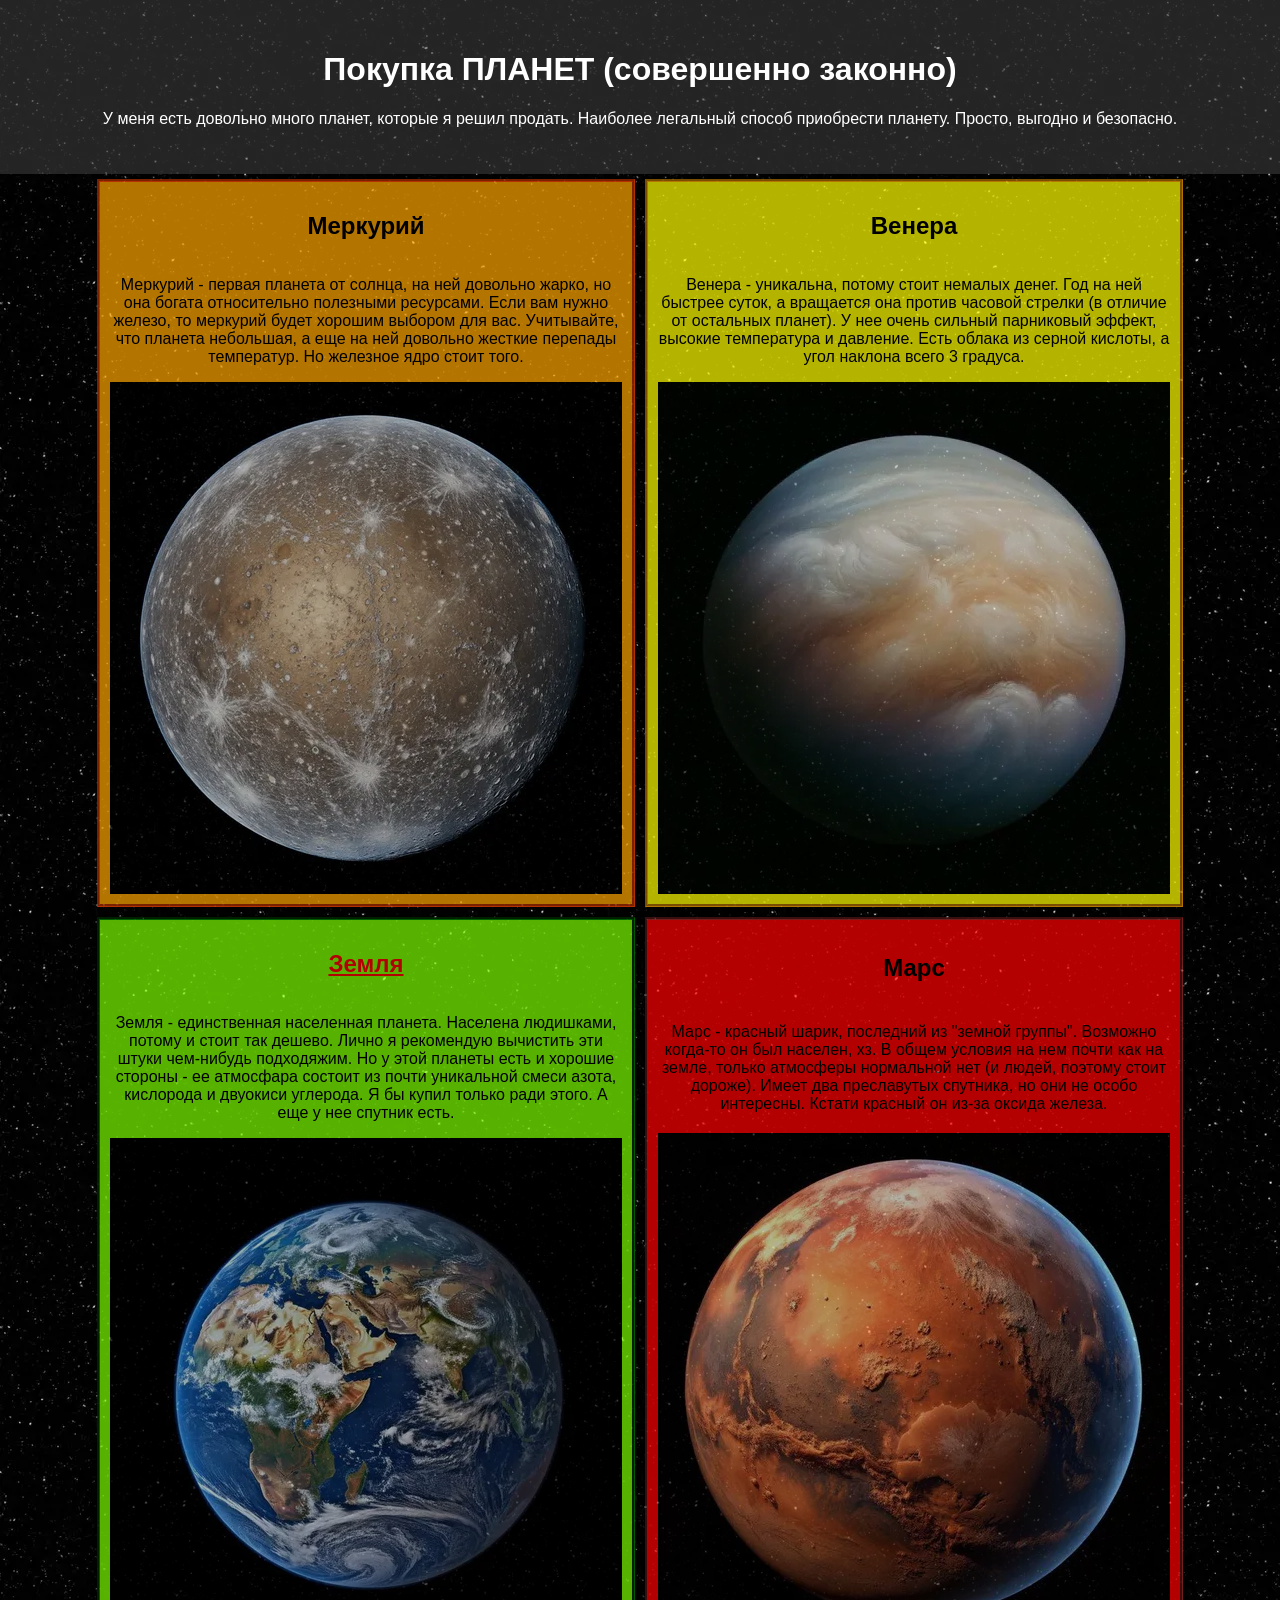
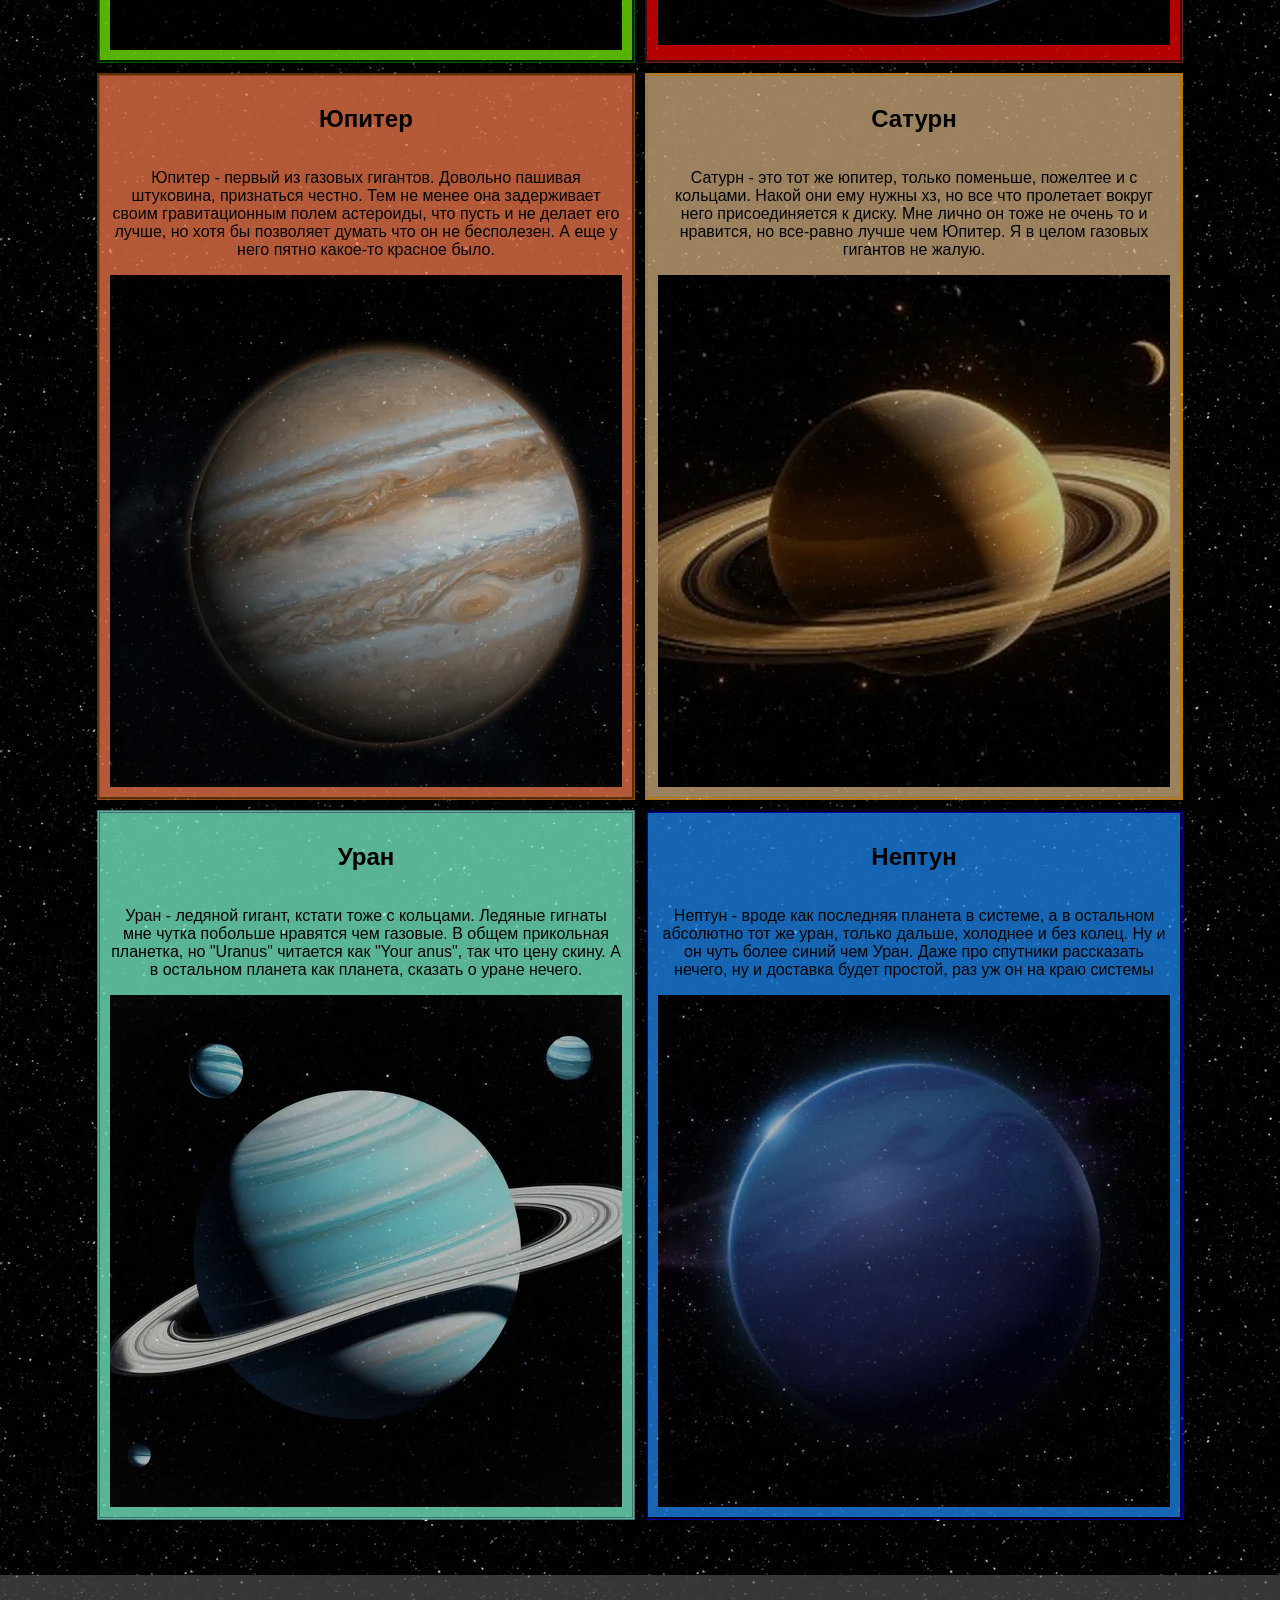
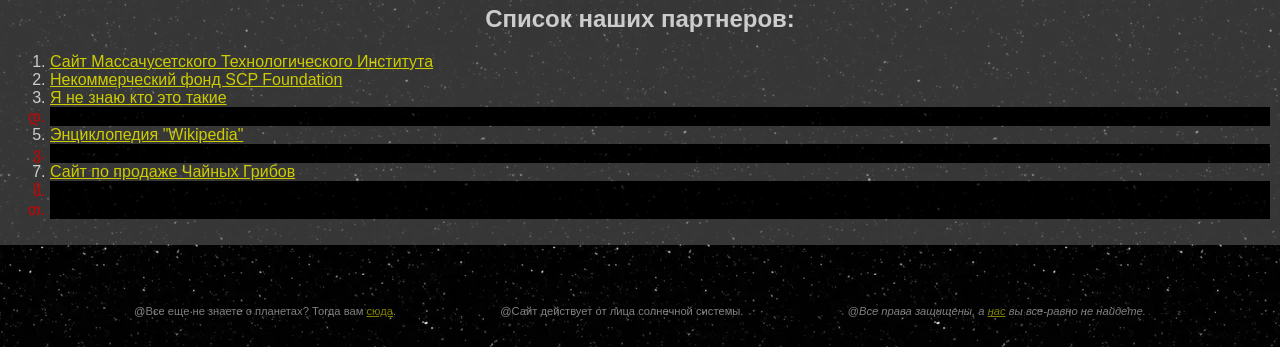
<file: index.html>
<!DOCTYPE html>
<html lang="ru">
<head>
    <meta charset="UTF-8">
    <meta name="viewport" content="width=device-width, initial-scale=1.0">
    <link rel="stylesheet" href="styles.css">
    <title>Покупка ПЛАНЕТ (легально)</title>
</head>
<body>
    <header>
        <h1>Покупка ПЛАНЕТ (совершенно законно)</h1>
        <p>У меня есть довольно много планет, которые я решил продать. Наиболее легальный способ приобрести планету. Просто, выгодно и безопасно.</p>
    </header>
    <main>
        <section id="products">
            <div class="planet" id="mercury">
                <h2>Меркурий</h2>
                <p>Меркурий - первая планета от солнца, на ней довольно жарко, но она богата относительно полезными ресурсами. Если вам нужно железо, то меркурий будет хорошим выбором для вас. Учитывайте, что планета небольшая, а еще на ней довольно жесткие перепады температур. Но железное ядро стоит того.</p>
                <img src="images/planets/mercury.webp" alt="Меркурий">
            </div>
            <div class="planet" id="venus">
                <h2>Венера</h2>
                <p>Венера - уникальна, потому стоит немалых денег. Год на ней быстрее суток, а вращается она против часовой стрелки (в отличие от остальных планет). У нее очень сильный парниковый эффект, высокие температура и давление. Есть облака из серной кислоты, а угол наклона всего 3 градуса.</p>
                <img src="images/planets/venus.webp" alt="Венера">
            </div>
            <div class="planet" id="earth">
                <h2><a href="html/matery.html" id="cursed">Земля</a></h2>
                <p>Земля - единственная населенная планета. Населена людишками, потому и стоит так дешево. Лично я рекомендую вычистить эти штуки чем-нибудь подходяжим. Но у этой планеты есть и хорошие стороны - ее атмосфара состоит из почти уникальной смеси азота, кислорода и двуокиси углерода. Я бы купил только ради этого. А еще у нее спутник есть.</p>
                 <img src="images/planets/earth.webp" alt="Земля">
            </div>
            <div class="planet" id="mars">
                <h2>Марс</h2>
                <p>Марс - красный шарик, последний из "земной группы". Возможно когда-то он был населен, хз. В общем условия на нем почти как на земле, только атмосферы нормальной нет (и людей, поэтому стоит дороже). Имеет два преславутых спутника, но они не особо интересны. Кстати красный он из-за оксида железа.</p>
                <img src="images/planets/mars.webp" alt="Марс">
            </div>
            <div class="planet" id="jupiter">
                <h2>Юпитер</h2>
                <p>Юпитер - первый из газовых гигантов. Довольно пашивая штуковина, признаться честно. Тем не менее она задерживает своим гравитационным полем астероиды, что пусть и не делает его лучше, но хотя бы позволяет думать что он не бесполезен. А еще у него пятно какое-то красное было.</p>
                <img src="images/planets/jupiter.webp" alt="Юпитер">
            </div>
            <div class="planet" id="saturn">
                <h2>Сатурн</h2>
                <p>Сатурн - это тот же юпитер, только поменьше, пожелтее и с кольцами. Накой они ему нужны хз, но все что пролетает вокруг него присоединяется к диску. Мне лично он тоже не очень то и нравится, но все-равно лучше чем Юпитер. Я в целом газовых гигантов не жалую. </p>
                <img src="images/planets/saturn.webp" alt="Сатурн">
            </div>
            <div class="planet" id="uranus">
                <h2>Уран</h2>
                <p>Уран - ледяной гигант, кстати тоже с кольцами. Ледяные гигнаты мне чутка побольше нравятся чем газовые. В общем прикольная планетка, но "Uranus" читается как "Your anus", так что цену скину. А в остальном планета как планета, сказать о уране нечего.</p>
                <img src="images/planets/uranus.webp" alt="Уран">
            </div>
            <div class="planet" id="neptune">
                <h2>Нептун</h2>
                <p>Нептун - вроде как последняя планета в системе, а в остальном абсолютно тот же уран, только дальше, холоднее и без колец. Ну и он чуть более синий чем Уран. Даже про спутники рассказать нечего, ну и доставка будет простой, раз уж он на краю системы</p>
                <img src="images/planets/neptune.webp" alt="Нептун">
            </div>
        </section>
        <section id="partners">
            <h2>Список наших партнеров:</h2>
            <ol>
                <li><a href="https://www.mit.edu/">Сайт Массачусетского Технологического Института</a></li>
                <li><a href="https://scpfoundation.net/">Некоммерческий фонд SCP Foundation</a></li>
                <li><a href="https://youtube.com/">Я не знаю кто это такие</a></li>
                <li></li>
                <li><a href="https://ru.wikipedia.org/wiki/Солнечная_система">Энциклопедия "Wikipedia"</a></li>
                <li></li>
                <li><a href="https://www.wildberries.ru/catalog/tags/kupitb-czainyi-grib">Сайт по продаже Чайных Грибов</a></li>
                <li></li>
                <li></li>
            </ol>
        </section>
    </main>
    <footer>
        <span>@Все еще не знаете о планетах? Тогда вам <a href="https://ru.wikipedia.org/wiki/Солнечная_система" target="_blank">сюда</a>.</span>
        <span>@Сайт действует от лица солнечной системы.</span>
        <span><i>@Все права защищены, а <a href="html/sun.html">нас</a> вы все-равно не найдете.</i></span>
    </footer>
</body>
</html>
</file>
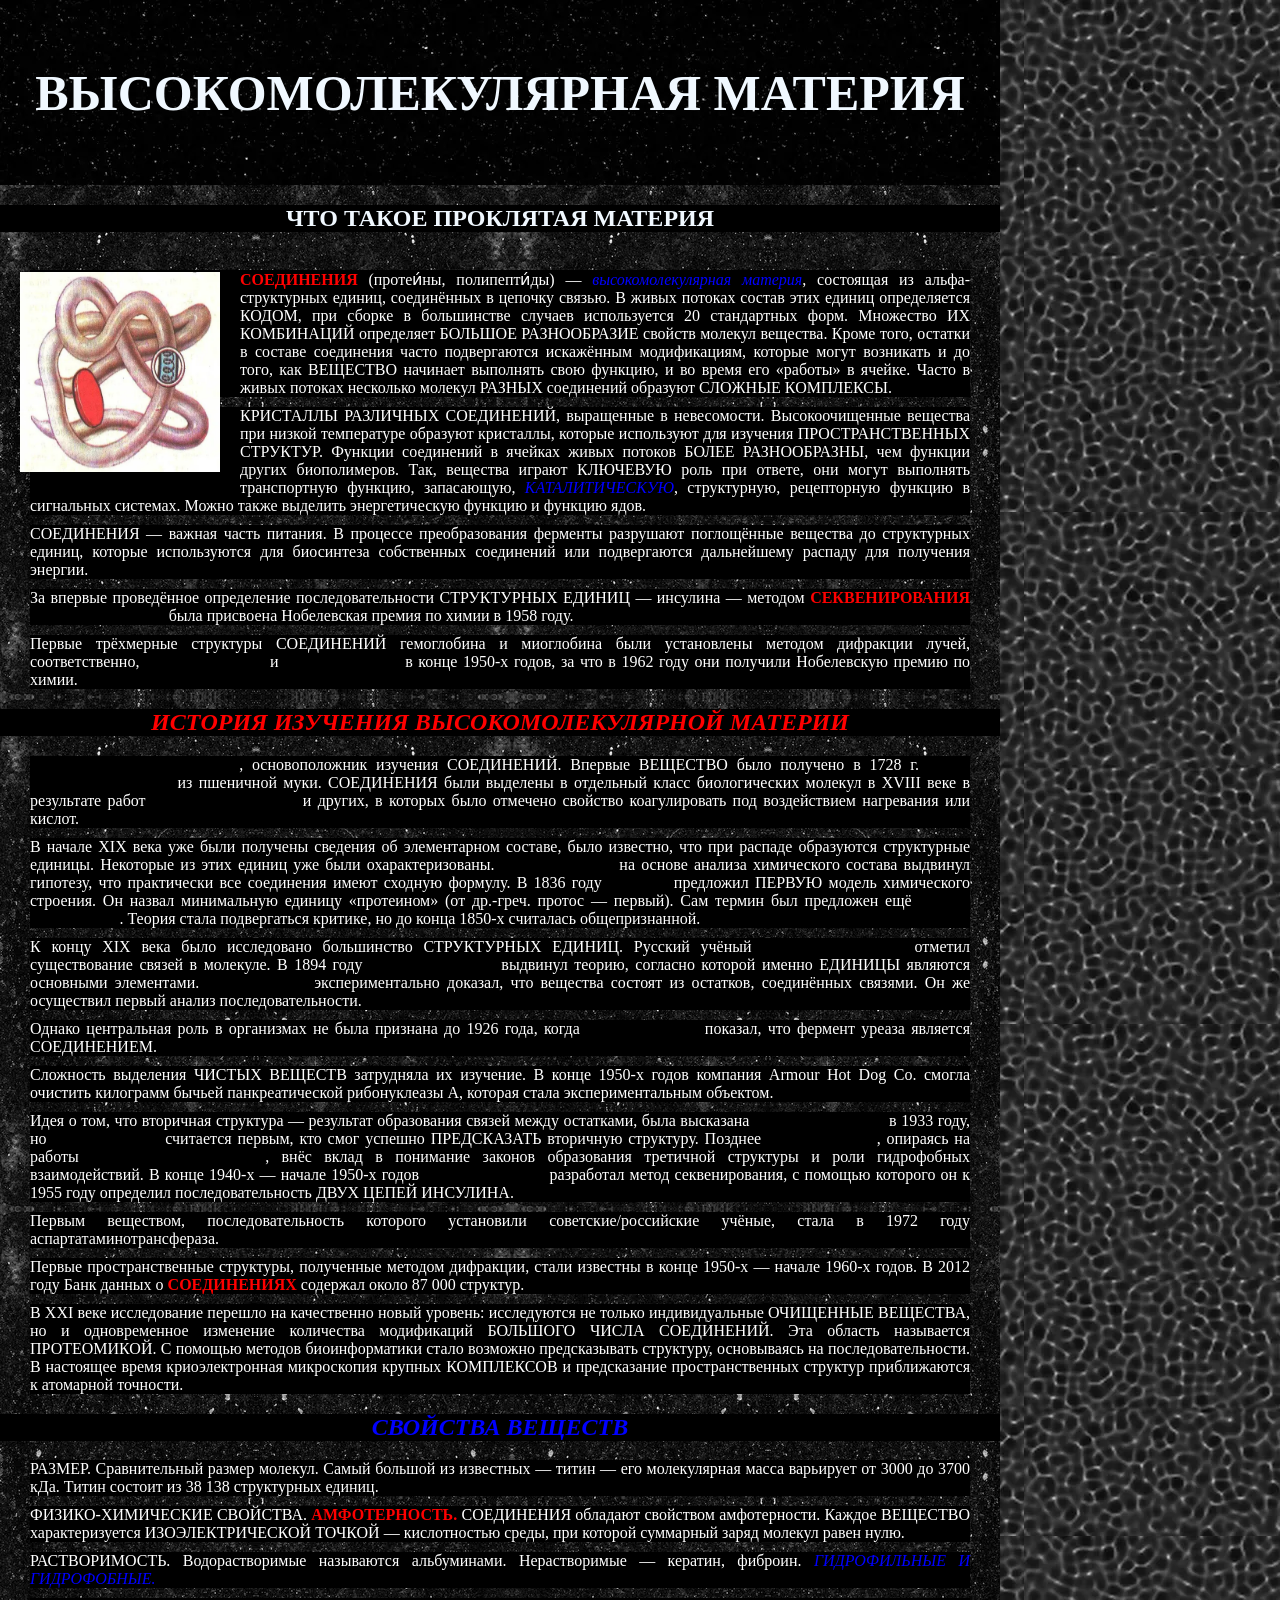
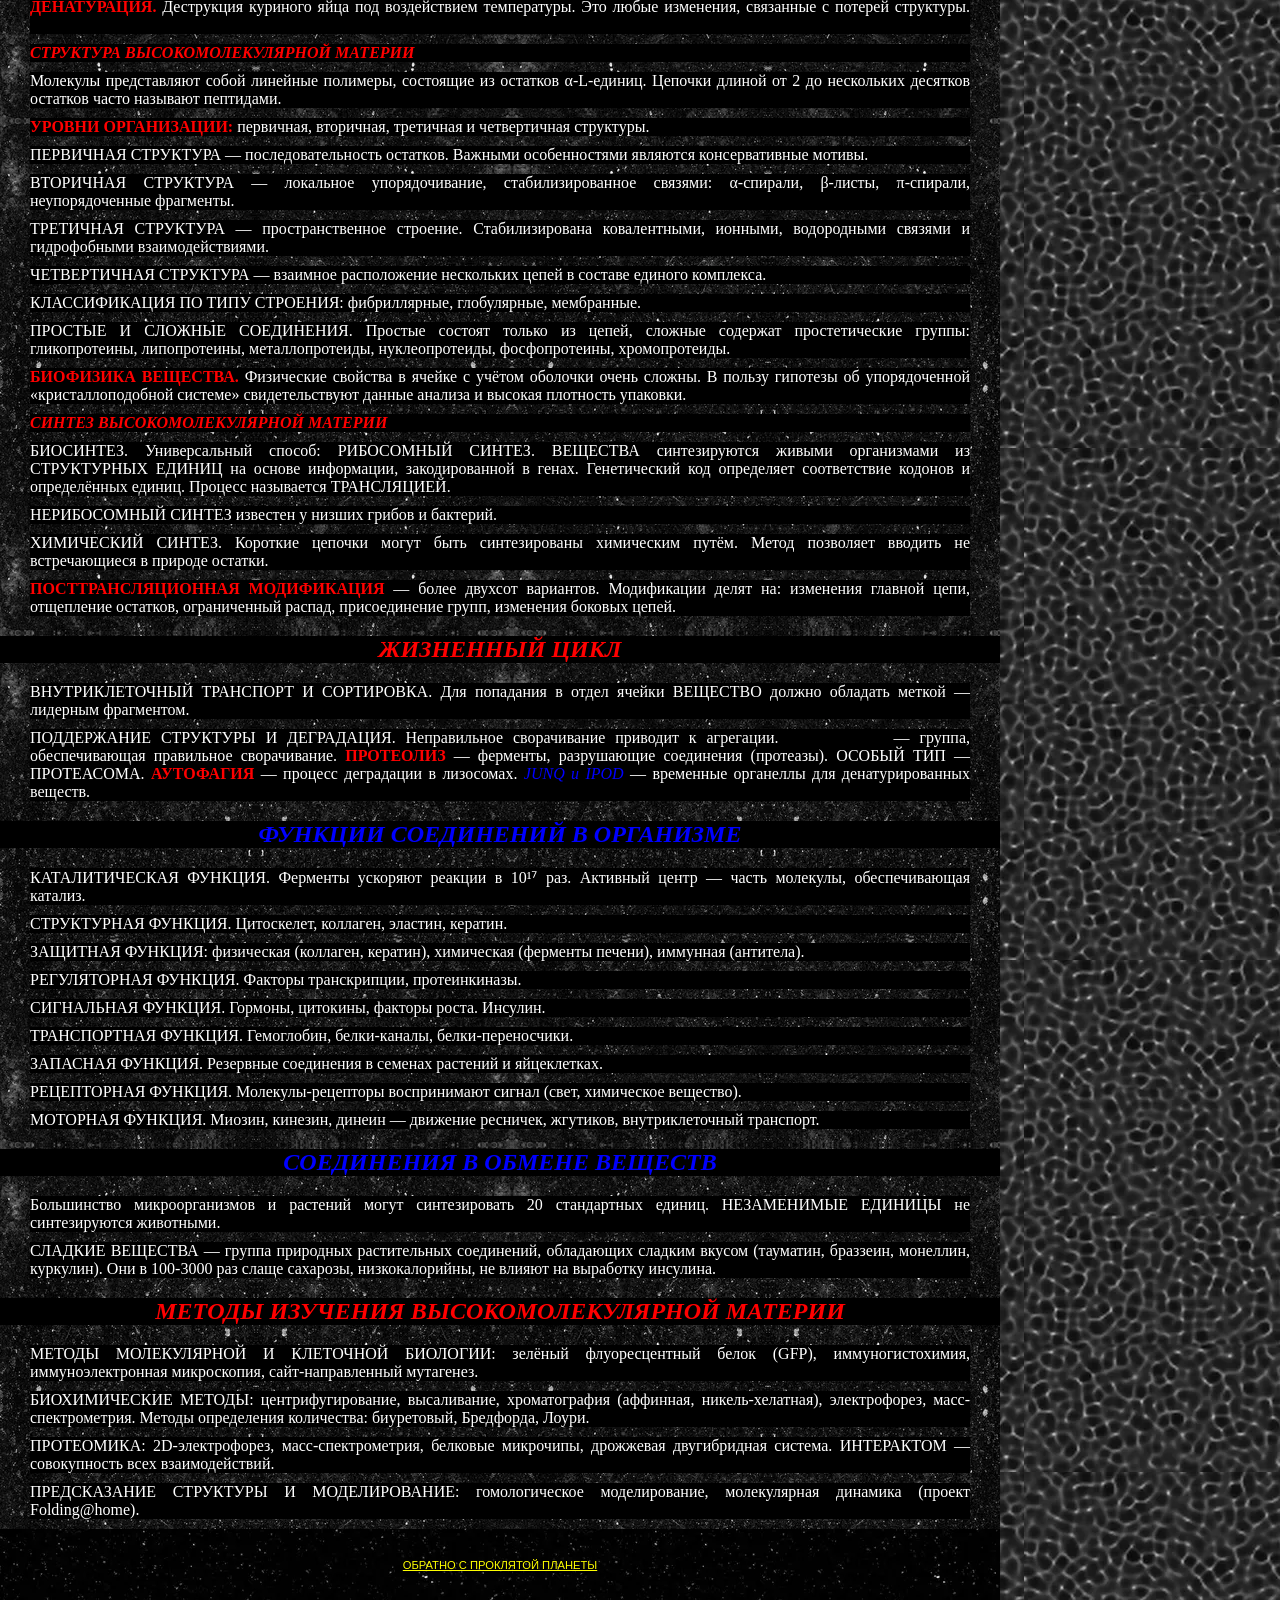
<file: html/matery.html>
<!DOCTYPE html>
<html lang="ru">
<head>
    <meta charset="UTF-8">
    <meta name="viewport" content="width=device-width, initial-scale=1.0">
    <link rel="stylesheet" href="../styles.css">
    <title>ВЫСОКОМОЛЕКУЛЯРНАЯ МАТЕРИЯ</title>
</head>
<header>
    <h1>ВЫСОКОМОЛЕКУЛЯРНАЯ МАТЕРИЯ</h1>
</header>
<body id="matery">
    <section>
        <h1>ЧТО ТАКОЕ ПРОКЛЯТАЯ МАТЕРИЯ</h1>
        <div>>
            <img src="../images/another/matery.webp" alt="МАТЕРИЯ">

            <p><b>СОЕДИНЕНИЯ</b> (протеи́ны, полипепти́ды) — <i>высокомолекулярная материя</i>, состоящая из альфа-структурных единиц, соединённых в цепочку связью. В живых потоках состав этих единиц определяется КОДОМ, при сборке в большинстве случаев используется 20 стандартных форм. Множество ИХ КОМБИНАЦИЙ определяет БОЛЬШОЕ РАЗНООБРАЗИЕ свойств молекул вещества. Кроме того, остатки в составе соединения часто подвергаются искажённым модификациям, которые могут возникать и до того, как ВЕЩЕСТВО начинает выполнять свою функцию, и во время его «работы» в ячейке. Часто в живых потоках несколько молекул РАЗНЫХ соединений образуют СЛОЖНЫЕ КОМПЛЕКСЫ.</p>
        </div>
        <p>КРИСТАЛЛЫ РАЗЛИЧНЫХ СОЕДИНЕНИЙ, выращенные в невесомости. Высокоочищенные вещества при низкой температуре образуют кристаллы, которые используют для изучения ПРОСТРАНСТВЕННЫХ СТРУКТУР. Функции соединений в ячейках живых потоков БОЛЕЕ РАЗНООБРАЗНЫ, чем функции других биополимеров. Так, вещества играют КЛЮЧЕВУЮ роль при ответе, они могут выполнять транспортную функцию, запасающую, <i>КАТАЛИТИЧЕСКУЮ</i>, структурную, рецепторную функцию в сигнальных системах. Можно также выделить энергетическую функцию и функцию ядов.</p>

        <p>СОЕДИНЕНИЯ — важная часть питания. В процессе преобразования ферменты разрушают поглощённые вещества до структурных единиц, которые используются для биосинтеза собственных соединений или подвергаются дальнейшему распаду для получения энергии.</p>

        <p>За впервые проведённое определение последовательности СТРУКТУРНЫХ ЕДИНИЦ — инсулина — методом <b>СЕКВЕНИРОВАНИЯ</b> <mark>Фредерику Сенгеру</mark> была присвоена Нобелевская премия по химии в 1958 году.</p>

        <p>Первые трёхмерные структуры СОЕДИНЕНИЙ гемоглобина и миоглобина были установлены методом дифракции лучей, соответственно, <mark>Максом Перуцем</mark> и <mark>Джоном Кендрю</mark> в конце 1950-х годов, за что в 1962 году они получили Нобелевскую премию по химии.</p>

        <h1><i><b>ИСТОРИЯ ИЗУЧЕНИЯ ВЫСОКОМОЛЕКУЛЯРНОЙ МАТЕРИИ</b></i></h1>

        <p><mark>Антуан Франсуа де Фуркруа</mark>, основоположник изучения СОЕДИНЕНИЙ. Впервые ВЕЩЕСТВО было получено в 1728 г. <mark>Якопо Бартоломео Беккари</mark> из пшеничной муки. СОЕДИНЕНИЯ были выделены в отдельный класс биологических молекул в XVIII веке в результате работ <mark>Антуана де Фуркруа</mark> и других, в которых было отмечено свойство коагулировать под воздействием нагревания или кислот.</p>

        <p>В начале XIX века уже были получены сведения об элементарном составе, было известно, что при распаде образуются структурные единицы. Некоторые из этих единиц уже были охарактеризованы. <mark>Геррит Мульдер</mark> на основе анализа химического состава выдвинул гипотезу, что практически все соединения имеют сходную формулу. В 1836 году <mark>Мульдер</mark> предложил ПЕРВУЮ модель химического строения. Он назвал минимальную единицу «протеином» (от др.-греч. протос — первый). Сам термин был предложен ещё <mark>Якобом Берцелиусом</mark>. Теория стала подвергаться критике, но до конца 1850-х считалась общепризнанной.</p>

        <p>К концу XIX века было исследовано большинство СТРУКТУРНЫХ ЕДИНИЦ. Русский учёный <mark>А. Я. Данилевский</mark> отметил существование связей в молекуле. В 1894 году <mark>Альбрехт Коссель</mark> выдвинул теорию, согласно которой именно ЕДИНИЦЫ являются основными элементами. <mark>Эмиль Фишер</mark> экспериментально доказал, что вещества состоят из остатков, соединённых связями. Он же осуществил первый анализ последовательности.</p>

        <p>Однако центральная роль в организмах не была признана до 1926 года, когда <mark>Джеймс Самнер</mark> показал, что фермент уреаза является СОЕДИНЕНИЕМ.</p>

        <p>Сложность выделения ЧИСТЫХ ВЕЩЕСТВ затрудняла их изучение. В конце 1950-х годов компания Armour Hot Dog Co. смогла очистить килограмм бычьей панкреатической рибонуклеазы А, которая стала экспериментальным объектом.</p>

        <p>Идея о том, что вторичная структура — результат образования связей между остатками, была высказана <mark>Уильямом Астбери</mark> в 1933 году, но <mark>Лайнус Полинг</mark> считается первым, кто смог успешно ПРЕДСКАЗАТЬ вторичную структуру. Позднее <mark>Уолтер Каузман</mark>, опираясь на работы <mark>Кая Линнерстрём-Ланга</mark>, внёс вклад в понимание законов образования третичной структуры и роли гидрофобных взаимодействий. В конце 1940-х — начале 1950-х годов <mark>Фредерик Сенгер</mark> разработал метод секвенирования, с помощью которого он к 1955 году определил последовательность ДВУХ ЦЕПЕЙ ИНСУЛИНА.</p>

        <p>Первым веществом, последовательность которого установили советские/российские учёные, стала в 1972 году аспартатаминотрансфераза.</p>

        <p>Первые пространственные структуры, полученные методом дифракции, стали известны в конце 1950-х — начале 1960-х годов. В 2012 году Банк данных о <b>СОЕДИНЕНИЯХ</b> содержал около 87 000 структур.</p>

        <p>В XXI веке исследование перешло на качественно новый уровень: исследуются не только индивидуальные ОЧИЩЕННЫЕ ВЕЩЕСТВА, но и одновременное изменение количества модификаций БОЛЬШОГО ЧИСЛА СОЕДИНЕНИЙ. Эта область называется ПРОТЕОМИКОЙ. С помощью методов биоинформатики стало возможно предсказывать структуру, основываясь на последовательности. В настоящее время криоэлектронная микроскопия крупных КОМПЛЕКСОВ и предсказание пространственных структур приближаются к атомарной точности.</p>

        <h1><b><i>СВОЙСТВА ВЕЩЕСТВ</i></b></h1>

        <p>РАЗМЕР. Сравнительный размер молекул. Самый большой из известных — титин — его молекулярная масса варьирует от 3000 до 3700 кДа. Титин состоит из 38 138 структурных единиц.</p>

        <p>ФИЗИКО-ХИМИЧЕСКИЕ СВОЙСТВА. <b>АМФОТЕРНОСТЬ.</b> СОЕДИНЕНИЯ обладают свойством амфотерности. Каждое ВЕЩЕСТВО характеризуется ИЗОЭЛЕКТРИЧЕСКОЙ ТОЧКОЙ — кислотностью среды, при которой суммарный заряд молекул равен нулю.</p>

        <p>РАСТВОРИМОСТЬ. Водорастворимые называются альбуминами. Нерастворимые — кератин, фиброин. <i>ГИДРОФИЛЬНЫЕ И ГИДРОФОБНЫЕ.</i></p>

        <p><b>ДЕНАТУРАЦИЯ.</b> Деструкция куриного яйца под воздействием температуры. Это любые изменения, связанные с потерей структуры. <mark>Денатурация может быть обратимой.</mark></p>

        <p><i><b>СТРУКТУРА ВЫСОКОМОЛЕКУЛЯРНОЙ МАТЕРИИ</b></i></p>

        <p>Молекулы представляют собой линейные полимеры, состоящие из остатков α-L-единиц. Цепочки длиной от 2 до нескольких десятков остатков часто называют пептидами.</p>

        <p><b>УРОВНИ ОРГАНИЗАЦИИ:</b> первичная, вторичная, третичная и четвертичная структуры.</p>

        <p>ПЕРВИЧНАЯ СТРУКТУРА — последовательность остатков. Важными особенностями являются консервативные мотивы.</p>

        <p>ВТОРИЧНАЯ СТРУКТУРА — локальное упорядочивание, стабилизированное связями: α-спирали, β-листы, π-спирали, неупорядоченные фрагменты.</p>

        <p>ТРЕТИЧНАЯ СТРУКТУРА — пространственное строение. Стабилизирована ковалентными, ионными, водородными связями и гидрофобными взаимодействиями.</p>

        <p>ЧЕТВЕРТИЧНАЯ СТРУКТУРА — взаимное расположение нескольких цепей в составе единого комплекса.</p>

        <p>КЛАССИФИКАЦИЯ ПО ТИПУ СТРОЕНИЯ: фибриллярные, глобулярные, мембранные.</p>

        <p>ПРОСТЫЕ И СЛОЖНЫЕ СОЕДИНЕНИЯ. Простые состоят только из цепей, сложные содержат простетические группы: гликопротеины, липопротеины, металлопротеиды, нуклеопротеиды, фосфопротеины, хромопротеиды.</p>

        <p><b>БИОФИЗИКА ВЕЩЕСТВА.</b> Физические свойства в ячейке с учётом оболочки очень сложны. В пользу гипотезы об упорядоченной «кристаллоподобной системе» свидетельствуют данные анализа и высокая плотность упаковки.</p>

        <p><i><b>СИНТЕЗ ВЫСОКОМОЛЕКУЛЯРНОЙ МАТЕРИИ</b></i></p>

        <p>БИОСИНТЕЗ. Универсальный способ: РИБОСОМНЫЙ СИНТЕЗ. ВЕЩЕСТВА синтезируются живыми организмами из СТРУКТУРНЫХ ЕДИНИЦ на основе информации, закодированной в генах. Генетический код определяет соответствие кодонов и определённых единиц. Процесс называется ТРАНСЛЯЦИЕЙ.</p>

        <p>НЕРИБОСОМНЫЙ СИНТЕЗ известен у низших грибов и бактерий.</p>

        <p>ХИМИЧЕСКИЙ СИНТЕЗ. Короткие цепочки могут быть синтезированы химическим путём. Метод позволяет вводить не встречающиеся в природе остатки.</p>

        <p><b>ПОСТТРАНСЛЯЦИОННАЯ МОДИФИКАЦИЯ</b> — более двухсот вариантов. Модификации делят на: изменения главной цепи, отщепление остатков, ограниченный распад, присоединение групп, изменения боковых цепей.</p>

        <h1><i><b>ЖИЗНЕННЫЙ ЦИКЛ</b></i></h1>

        <p>ВНУТРИКЛЕТОЧНЫЙ ТРАНСПОРТ И СОРТИРОВКА. Для попадания в отдел ячейки ВЕЩЕСТВО должно обладать меткой — лидерным фрагментом.</p>

        <p>ПОДДЕРЖАНИЕ СТРУКТУРЫ И ДЕГРАДАЦИЯ. Неправильное сворачивание приводит к агрегации. <mark>ШАПЕРОНЫ</mark> — группа, обеспечивающая правильное сворачивание. <b>ПРОТЕОЛИЗ</b> — ферменты, разрушающие соединения (протеазы). ОСОБЫЙ ТИП — ПРОТЕАСОМА. <b>АУТОФАГИЯ</b> — процесс деградации в лизосомах. <i>JUNQ и IPOD</i> — временные органеллы для денатурированных веществ.</p>

        <h1><b><i>ФУНКЦИИ СОЕДИНЕНИЙ В ОРГАНИЗМЕ</i></b></h1>

        <p>КАТАЛИТИЧЕСКАЯ ФУНКЦИЯ. Ферменты ускоряют реакции в 10¹⁷ раз. Активный центр — часть молекулы, обеспечивающая катализ.</p>

        <p>СТРУКТУРНАЯ ФУНКЦИЯ. Цитоскелет, коллаген, эластин, кератин.</p>

        <p>ЗАЩИТНАЯ ФУНКЦИЯ: физическая (коллаген, кератин), химическая (ферменты печени), иммунная (антитела).</p>

        <p>РЕГУЛЯТОРНАЯ ФУНКЦИЯ. Факторы транскрипции, протеинкиназы.</p>

        <p>СИГНАЛЬНАЯ ФУНКЦИЯ. Гормоны, цитокины, факторы роста. Инсулин.</p>

        <p>ТРАНСПОРТНАЯ ФУНКЦИЯ. Гемоглобин, белки-каналы, белки-переносчики.</p>

        <p>ЗАПАСНАЯ ФУНКЦИЯ. Резервные соединения в семенах растений и яйцеклетках.</p>

        <p>РЕЦЕПТОРНАЯ ФУНКЦИЯ. Молекулы-рецепторы воспринимают сигнал (свет, химическое вещество).</p>

        <p>МОТОРНАЯ ФУНКЦИЯ. Миозин, кинезин, динеин — движение ресничек, жгутиков, внутриклеточный транспорт.</p>

        <h1><b><i>СОЕДИНЕНИЯ В ОБМЕНЕ ВЕЩЕСТВ</i></b></h1>

        <p>Большинство микроорганизмов и растений могут синтезировать 20 стандартных единиц. НЕЗАМЕНИМЫЕ ЕДИНИЦЫ не синтезируются животными.</p>

        <p>СЛАДКИЕ ВЕЩЕСТВА — группа природных растительных соединений, обладающих сладким вкусом (тауматин, браззеин, монеллин, куркулин). Они в 100-3000 раз слаще сахарозы, низкокалорийны, не влияют на выработку инсулина.</p>

        <h1><i><b>МЕТОДЫ ИЗУЧЕНИЯ ВЫСОКОМОЛЕКУЛЯРНОЙ МАТЕРИИ</b></i></h1>

        <p>МЕТОДЫ МОЛЕКУЛЯРНОЙ И КЛЕТОЧНОЙ БИОЛОГИИ: зелёный флуоресцентный белок (GFP), иммуногистохимия, иммуноэлектронная микроскопия, сайт-направленный мутагенез.</p>

        <p>БИОХИМИЧЕСКИЕ МЕТОДЫ: центрифугирование, высаливание, хроматография (аффинная, никель-хелатная), электрофорез, масс-спектрометрия. Методы определения количества: биуретовый, Бредфорда, Лоури.</p>

        <p>ПРОТЕОМИКА: 2D-электрофорез, масс-спектрометрия, белковые микрочипы, дрожжевая двугибридная система. ИНТЕРАКТОМ — совокупность всех взаимодействий.</p>

        <p>ПРЕДСКАЗАНИЕ СТРУКТУРЫ И МОДЕЛИРОВАНИЕ: гомологическое моделирование, молекулярная динамика (проект Folding@home).</p>
    </section>
    <footer>
        <a href="../index.html">ОБРАТНО С ПРОКЛЯТОЙ ПЛАНЕТЫ</a>
    </footer>
</body>
</html>
</file>
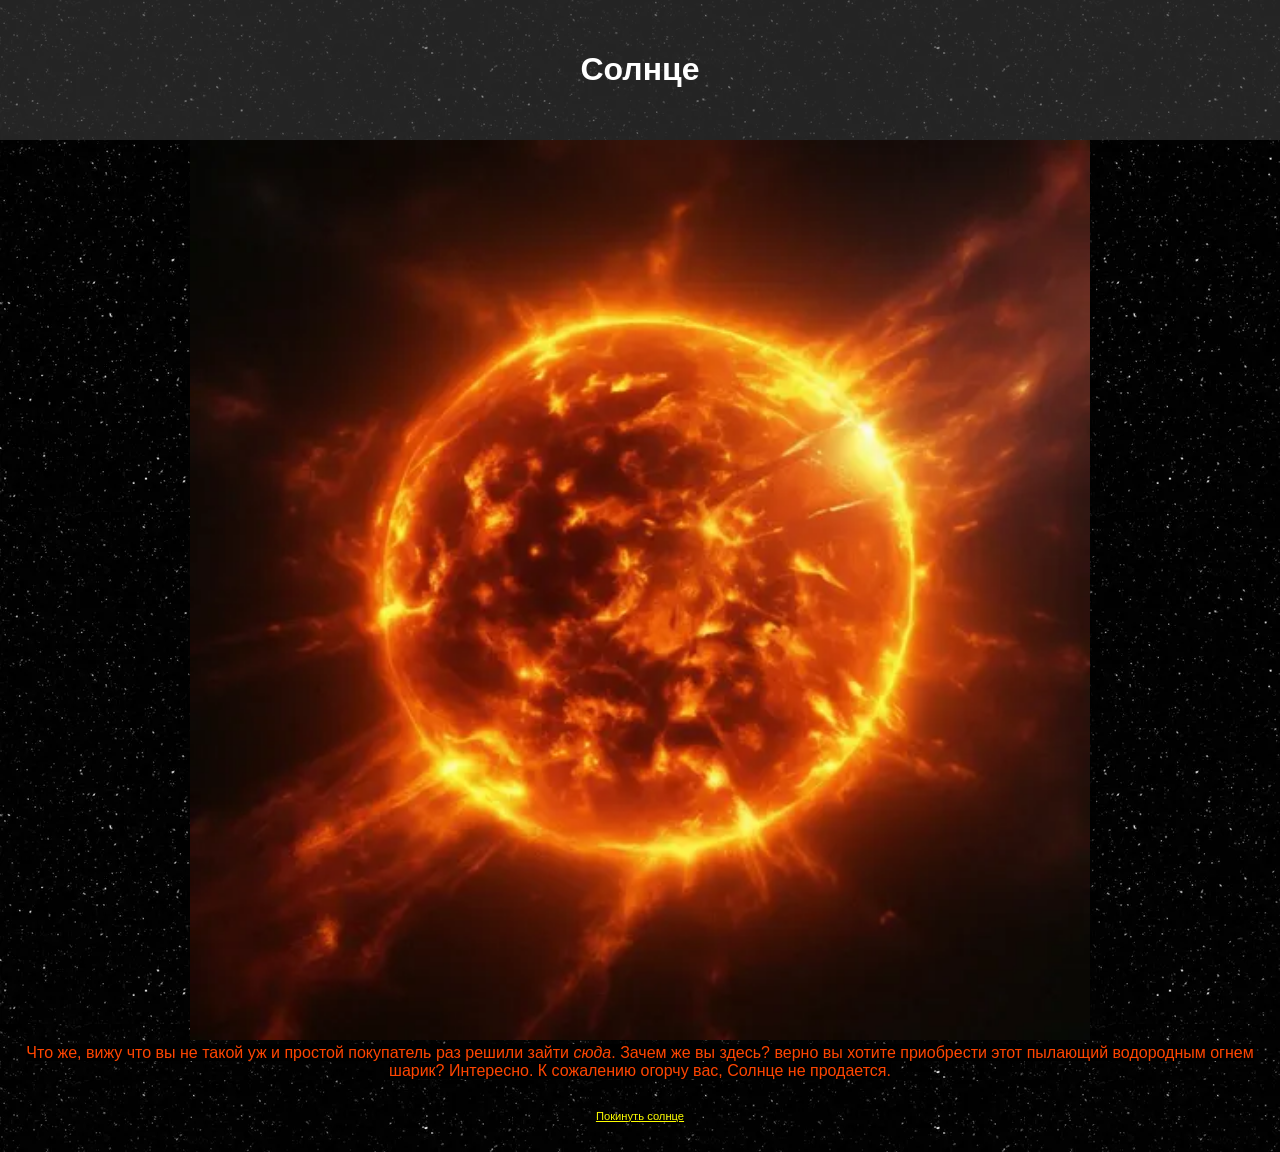
<file: html/sun.html>
<!DOCTYPE html>
<html lang="en">
<head>
    <meta charset="UTF-8">
    <meta name="viewport" content="width=device-width, initial-scale=1.0">
    <link rel="stylesheet", href="../styles.css">
    <title>СОЛНЦЕ</title>
</head>
<body>
    <header>
        <h1>Солнце</h1>
    </header>
    <main>
        <img src="../images/planets/sun.webp" alt="Солнце", width="900">
        <br>
        <span id="personal">Что же, вижу что вы не такой уж и простой покупатель раз решили зайти <i>сюда</i>. Зачем же вы здесь? верно вы хотите приобрести этот пылающий водородным огнем шарик? Интересно. К сожалению огорчу вас, Солнце не продается.</span>
    </main>
    <footer>
        <a href="../index.html">Покинуть солнце</a>
    </footer>
</body>
</html>
</file>
<file: styles.css>
body {
    background-image: url("images/backgrounds/background2.webp");
    font-family: 'Franklin Gothic Medium', 'Arial Narrow', Arial, sans-serif;
    padding: 0;
    margin: 0;
}

a {color: yellow;}
a:visited {color: chocolate;}
a:hover {color: orange;}
a:active {color: orangered;}

header {
    text-align: center;
    color: white;
    background-color: #44444488;
    padding: 30px;
}

header:hover {
    text-align: center;
    color: #ffffff;
    background-color: #444444aa;
    padding: 30px;
}

main {
    width: 100%;
    text-align: center;    
}

footer {
    display: flex;
    justify-content: space-evenly;
    font-family: 'Lucida Sans', 'Lucida Sans Regular', 'Lucida Grande', 'Lucida Sans Unicode', Geneva, Verdana, sans-serif;
    font-size: 70%;
    text-align: center;
    color: white;
    background-color: #44444488;
    padding: 30px;
}

footer span {
    opacity: 50%;
}

footer:hover {
    text-align: center;
    color: white;
    background-color: #444444aa;
    padding: 30px;
}

#products {
    display: flex;
    flex-wrap: wrap;
    justify-content: center;
}

.planet {
    display: flex;
    opacity: 70%;
    flex-direction: column;
    justify-content: space-evenly;
    flex-wrap: wrap;
    width:min-content;
    background-color: #dddddd;
    border: #444444;
    padding: 10px;
    margin: 5px;
}

.planet:hover {
    opacity: 85%;
}

.section {
    padding: 10px;
    margin: 20px;
}

#mercury {
    background-color: orange;
    border-color: orangered;
    border-style: groove;
}
#venus {
    background-color: yellow;
    border-color: orange;
    border-style: groove;
}
#earth {
    background-color: lawngreen;
    border-color: green;
    border-style: groove;
}
#mars {
    background-color: red;
    border: brown;
    border-style: groove;
}
#jupiter {
    background-color: coral;
    border-color: chocolate;
    border-style: groove;
}
#saturn {
    background-color: burlywood;
    border-color: orange;
    border-style: double;
}
#uranus {
    background-color: aquamarine;
    border-color: cadetblue;
    border-style: double;
}
#neptune {
    background-color: dodgerblue;
    border-color: darkblue;
    border-style: groove;
}

#partners {
    color: white;
    text-align: left;
    background-color: #666666aa;
    opacity: 80%;
    padding: 10px;
    margin: 50px 0px 30px;
}

#partners h2 {
    text-align: center;
}

#partners:hover {
    opacity: 90%;
}

li:empty {
    color: red;
    list-style-type: georgian;
    background-color: black;
}

#personal {
    background-color: black;
    color: orangered;
}

#matery {
    background-image: url(images/backgrounds/background3.webp);
    font-family: 'Times New Roman', Times, serif
}

#matery mark {
    color: black;
    background-color: black;
}

#matery p {
    color: white;
    background-color: black;
    text-align: justify;
    padding: 20;
    margin: 0px 30px 10px;
}

#matery header, footer {
    background-image: url(images/backgrounds/background2.webp);
}

#matery header h1 {
    font-size: 50px;
    background-color: #00000000;
}

#matery section {
    background-color: #444444;
    background-image: url(images/backgrounds/background1.webp);
}

body#matery {
    display: flex;
    flex-direction: column;
    justify-self: center;
    max-width: 1000px;
}

#matery i {
    color:blue
}

#matery b {
    color: red;
}

#matery h1 {
    color: aliceblue;
    background-color: black;
    text-align: center;
}

#matery img {
    float: left;
    width: 200px;
    margin: 20px;
}

#cursed {
    color: red;
    text-decoration: underline;
}
</file>
